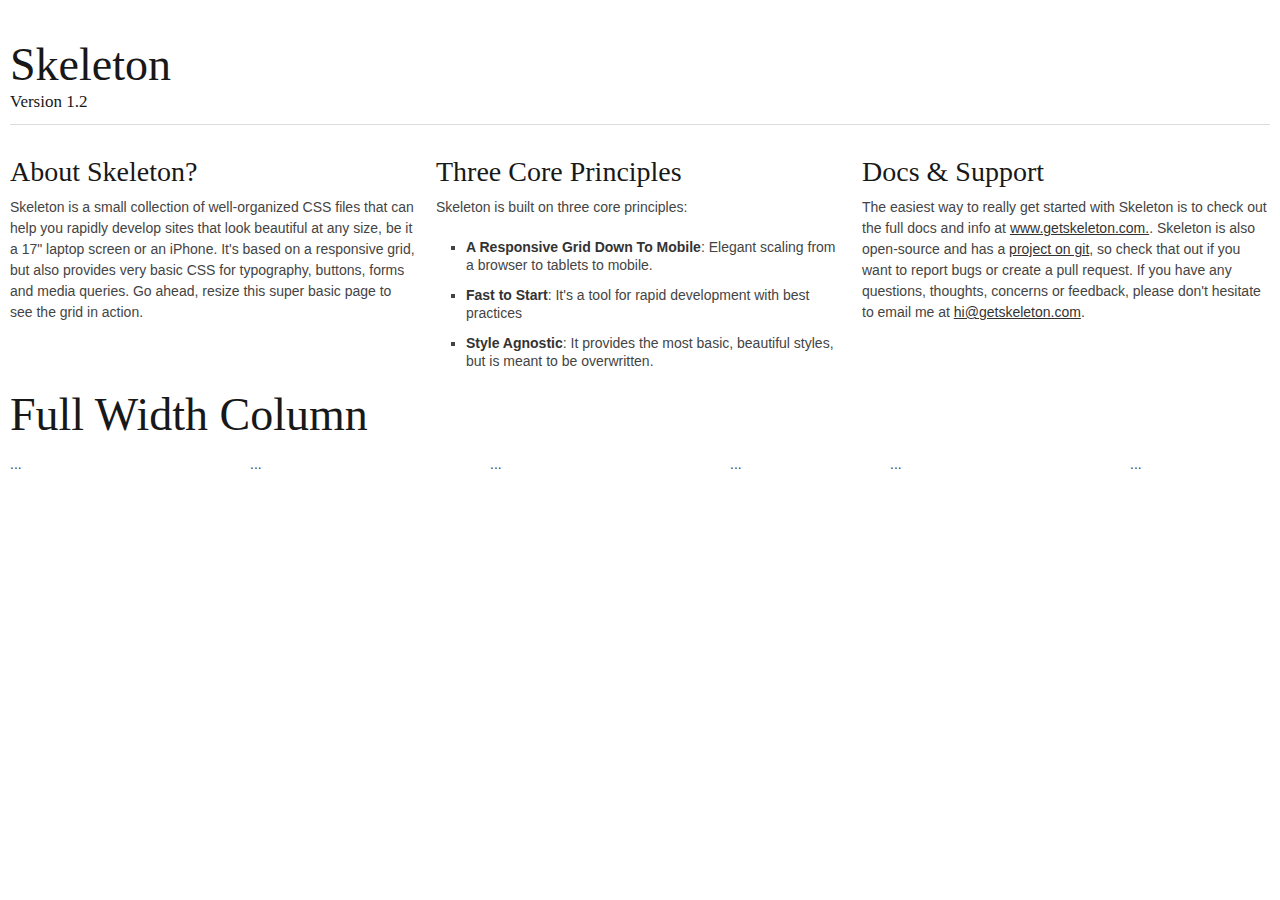
<file: Skeleton-Grid/index.html>
<!DOCTYPE html>
<!--[if lt IE 7 ]><html class="ie ie6" lang="en"> <![endif]-->
<!--[if IE 7 ]><html class="ie ie7" lang="en"> <![endif]-->
<!--[if IE 8 ]><html class="ie ie8" lang="en"> <![endif]-->
<!--[if (gte IE 9)|!(IE)]><!--><html lang="en"> <!--<![endif]-->
<head>

	<!-- Basic Page Needs
  ================================================== -->
	<meta charset="utf-8">
	<title>Your Page Title Here :)</title>
	<meta name="description" content="">
	<meta name="author" content="">

	<!-- Mobile Specific Metas
  ================================================== -->
	<meta name="viewport" content="width=device-width, initial-scale=1, maximum-scale=1">

	<!-- CSS
  ================================================== -->
	<link rel="stylesheet" href="stylesheets/base.css">
	<link rel="stylesheet" href="stylesheets/skeleton.css">
	<link rel="stylesheet" href="stylesheets/layout.css">

	<!--[if lt IE 9]>
		<script src="http://html5shim.googlecode.com/svn/trunk/html5.js"></script>
	<![endif]-->

	<!-- Favicons
	================================================== -->
	<link rel="shortcut icon" href="images/favicon.ico">
	<link rel="apple-touch-icon" href="images/apple-touch-icon.png">
	<link rel="apple-touch-icon" sizes="72x72" href="images/apple-touch-icon-72x72.png">
	<link rel="apple-touch-icon" sizes="114x114" href="images/apple-touch-icon-114x114.png">

</head>
<body>



	<!-- Primary Page Layout
	================================================== -->

	<!-- Delete everything in this .container and get started on your own site! -->

	<div class="container">
		<div class="sixteen columns">
			<h1 class="remove-bottom" style="margin-top: 40px">Skeleton</h1>
			<h5>Version 1.2</h5>
			<hr />
		</div>
		<div class="one-third column">
			<h3>About Skeleton?</h3>
			<p>Skeleton is a small collection of well-organized CSS files that can help you rapidly develop sites that look beautiful at any size, be it a 17" laptop screen or an iPhone. It's based on a responsive grid, but also provides very basic CSS for typography, buttons, forms and media queries. Go ahead, resize this super basic page to see the grid in action.</p>
		</div>
		<div class="one-third column">
			<h3>Three Core Principles</h3>
			<p>Skeleton is built on three core principles:</p>
			<ul class="square">
				<li><strong>A Responsive Grid Down To Mobile</strong>: Elegant scaling from a browser to tablets to mobile.</li>
				<li><strong>Fast to Start</strong>: It's a tool for rapid development with best practices</li>
				<li><strong>Style Agnostic</strong>: It provides the most basic, beautiful styles, but is meant to be overwritten.</li>
			</ul>
		</div>
		<div class="one-third column">
			<h3>Docs &amp; Support</h3>
			<p>The easiest way to really get started with Skeleton is to check out the full docs and info at <a href="http://www.getskeleton.com">www.getskeleton.com.</a>. Skeleton is also open-source and has a <a href="https://github.com/dhgamache/skeleton">project on git</a>, so check that out if you want to report bugs or create a pull request. If you have any questions, thoughts, concerns or feedback, please don't hesitate to email me at <a href="mailto:hi@getskeleton.com">hi@getskeleton.com</a>.</p>
		</div>

	</div><!-- container -->

	<!-- The container is a centered 960px -->
<div class="container">

  <!-- Give column value in word form (one, two..., twelve) -->
  <div class="sixteen columns">
    <h1>Full Width Column</h1>
  </div>

  <!-- Sweet nested columns cleared with a clearfix class -->
  <div class="six columns clearfix">
    <!-- In nested columns give the first column a class of alpha
    and the second a class of omega -->
    <div class="three columns alpha">...</div>
    <div class="three columns omega">...</div>
  </div>

  <!-- Sweet nested columns cleared by wrapping a .row -->
  <div class="five columns">
    <div class="row">
      <div class="three columns alpha">...</div>
      <div class="two columns omega">...</div>
    </div>
  </div>

  <!-- Sweet nested columns cleared by <br class="clear"> -->
  <div class="five columns">
    <div class="three columns alpha">...</div>
    <div class="two columns omega">...</div>
    <br class="clear" />
  </div>

  <!-- Can push over by columns -->
  <div class="five columns offset-by-one"></div>

</div>



<!-- End Document
================================================== -->
</body>
</html>
</file>
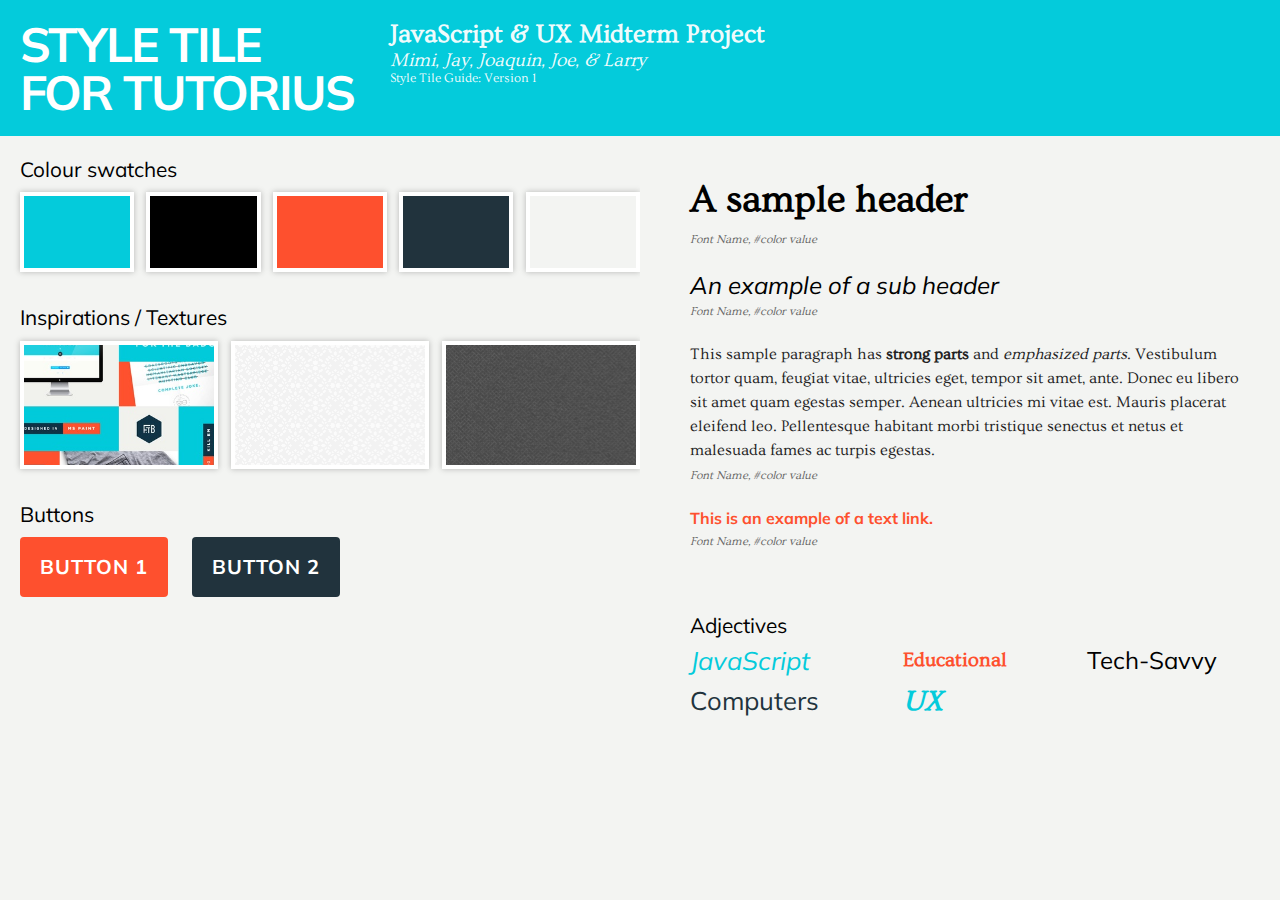
<file: style-tiles 1/index.html>
<!DOCTYPE html>
<html>
<head>
  <meta charset="UTF-8">
  <title>TUTORIUS | Style Tile</title>
  <meta name="viewport" content="width=device-width">
  <style>
    html,body,div,span,applet,object,iframe,h1,h2,h3,h4,h5,h6,p,blockquote,pre,a,abbr,acronym,address,big,cite,code,del,dfn,em,img,ins,kbd,q,s,samp,small,strike,strong,sub,sup,tt,var,b,u,i,center,dl,dt,dd,ol,ul,li,fieldset,form,label,legend,table,caption,tbody,tfoot,thead,tr,th,td,article,aside,canvas,details,embed,figure,figcaption,footer,header,hgroup,menu,nav,output,ruby,section,summary,time,mark,audio,video{margin:0;padding:0;border:0;font-size:100%;font:inherit;vertical-align:baseline}article,aside,details,figcaption,figure,footer,header,hgroup,menu,nav,section{display:block}body{line-height:1}ol,ul{list-style:none}blockquote,q{quotes:none}blockquote:before,blockquote:after,q:before,q:after{content:'';content:none}table{border-collapse:collapse;border-spacing:0}
  </style>
  <style>

    /* Web Fonts @import */
    @import url(http://fonts.googleapis.com/css?family=Ovo);
    @import url(http://fonts.googleapis.com/css?family=Muli);

    .group:after {
      visibility: hidden;
      display: block;
      content: "";
      clear: both;
      height: 0;
    }

    * html .group {
      zoom: 1;
    }

    /* IE6 */
    *:first-child + html .group {
      zoom: 1;
    }

    /* IE7 */
    *, *:after, *:before {
      -webkit-box-sizing: border-box;
      -moz-box-sizing: border-box;
      box-sizing: border-box;
    }

    html {
      font-size: 62.5%;
    }

    body {
      background: #F3F4F2;
      font: 1.6em 'Muli', sans-serif;
      line-height: 1.5;
    }

    header, .main, footer {
      max-width: 81em;
      margin: 0 auto;
    }

    /* Header */
    .header-wrapper {
      background: #04CBDB;
    }

    header {
      padding: 20px;
      background: #04CBDB;
    }

    header h1, header hgroup {
      position: relative;
      float: left;
    }

    header h1 {
      font: bold 3em/1 'Muli', sans-serif;
      color: white;
      text-transform: uppercase;
      letter-spacing: -2px;
      padding-right: .75em;
    }

    header h2 {
      font: bold 1.6em 'Ovo', serif;
      color: rgba(255, 255, 255, 0.95);
    }

    header h3 {
      font: italic 1.2em 'Ovo', serif;
      color: rgba(255, 255, 255, 0.95);
    }

    header h4 {
      font: 0.8em 'Ovo', serif;
      color: rgba(255, 255, 255, 0.95);
    }

    .project-title {
      position: relative;
      float: left;
    }

    /* Main
    -------------------- */
    .main {
      padding: 20px;
      background: #F3F4F2;
    }

    .section-heading {
      /* e.g., h3's like "Possible colors", "Textures" */
      font: 1.3em 'Muli', sans-serif;
      color: #000;
      margin-bottom: .5em;
    }

    .main p {
      margin-bottom: .5em;
    }

    section {
      margin-bottom: 2em;
    }

    /* Swatches
    -------------------- */
    [class*="swatch-"] {
      height: 5em;
      border: 4px solid white;
      box-shadow: 0px 0px 6px 0px rgba(0, 0, 0, 0.25);
    }

    .color-swatch-1 {
      background: #04CBDB;
    }

    .color-swatch-2 {
      background: #000;
    }

    .color-swatch-3 {
      background: #FE502E;
    }

    .color-swatch-4 {
      background: #21333D;
    }

    .color-swatch-5 {
      background: #F3F4F2;
    }

    /* Texture swatches
    -------------------- */
    [class*="texture-swatch-"] {
      overflow: hidden;
      height: 8em;
      border: 4px solid white;
      box-shadow: 0px 0px 6px 0px rgba(0, 0, 0, 0.25);
    }

    .texture-swatch-1 {
      background: url("img/sample.jpg");
      background-position: center;
      background-size: 120%;
    }

    .texture-swatch-2 {
      background: url("img/sample2.png") top left repeat;
    }

    .texture-swatch-3 {
      background: url("img/sample3.png") top left repeat;
    }

    /* Buttons
    --------------------- */
    [class*="button-"] {
      display: inline-block;
      position: relative;
      margin-right: 1em;
      margin-bottom: 1em;
    }

    .button-1 {
      padding: 1em;
      border-radius: 4px;
      background: #FE502E;
      text-align: center;
      text-decoration: none;
      font: bold 1.25em/1 "Muli", sans-serif;
      letter-spacing: 1px;
      color: white;
      text-transform: uppercase;

      transition: all .2s ease;
    }
    .button-1:hover {
      background: #FE502E;
    }

    .button-2 {
      padding: 1em;
      border-radius: 4px;
      background: #21333D;
      text-align: center;
      text-decoration: none;
      font: bold 1.25em/1 "Muli", sans-serif;
      letter-spacing: 1px;
      color: white;
      text-transform: uppercase;

      transition: all .2s ease;
    }
    .button-2:hover {
      background: #21333D;
    }

    /* Typography samples
    --------------------- */
    .typography-samples {
      background: #F3F4F2;
      padding: 0;
    }
    @media (min-width: 50em) {
      .typography-samples {
        padding: 20px;
      }
    }

    h3.typography-sample {
      font: bold 2.4em/1.25 "Ovo", sans-serif;
      margin-bottom: .25em;
      color: black;
    }

    h4.typography-sample {
      font: italic 1.5em/1.25 "Muli", sans;
      margin-bottom: .25em;
      color: black;
    }

    p.typography-sample {
      font: 1em/1.5 "Ovo", sans;
      color: #222;
    }
    p.typography-sample strong {
      font-weight: bold;
    }
    p.typography-sample em {
      font-style: italic;
    }

    a.typography-sample {
      font: bold 1em "Muli", sans-serif;
      color: #FE502E;
      text-decoration: none;
    }
    a.typography-sample:hover {
      color: #f92900;
      transition: all .3s ease;
    }

    p[class*="font-details-"] {
      margin-top: .5em;
      margin-bottom: 2em;
      font: 0.75em/1 "Ovo", sans;
      color: #666;
      font-style: italic;
    }

    /* Adjectives
    -------------------- */
    .adjective-1 {
      font: italic 1.6em/1 "Muli", sans-serif;
      color: #04CBDB;
    }

    .adjective-2 {
      font: bold 1.25em/1.25 "Ovo", sans;
      color: #FE502E;
    }

    .adjective-3 {
      font: 1.5em/1 "Muli", sans-serif;
      color: #000;
    }

    .adjective-4 {
      font: 1.6em/1.15 "Muli", sans-serif;
      color: #21333D;
    }

    .adjective-5 {
      font: bold italic 3em/0.7 "Muli", sans-serif;
      color: #797A83;
    }

    .adjective-6 {
      font: bold italic 1.8em/1.1 "Ovo", sans;
      color: #04CBDB;
    }

    /* Footer
    -------------------- */
    .footer-wrapper {
      background: #F6FFEB;
    }

    footer {
      padding: 20px;
      font: italic 1em/1.5 "Muli", sans-serif;
      color: black;
    }
    footer a {
      font-weight: bold;
      color: purple;
      /*Change this footer link*/
      text-decoration: none;
    }

    /* Grids
    based on Chris Coyier's Dont Overthink It Grids
    http://css-tricks.com/dont-overthink-it-grids/
    -------------------- */
    [class*='col-'] {
      float: left;
    }

    .grid:after {
      content: "";
      display: table;
      clear: both;
    }

    .col-1-2 {
      width: 100%;
      /* Single-column by default, i.e., on mobile */
    }
    @media (min-width: 50em) {
      .col-1-2 {
        /* 2-column if viewport is wide enough*/
        width: 50%;
      }
    }

    .col-1-3 {
      width: 100%;
    }
    @media (min-width: 50em) {
      .col-1-3 {
        width: 33.3333%;
      }
    }

    [class*="col-"] {
      padding: 0;
    }
    @media (min-width: 50em) {
      [class*="col-"] {
        padding-left: 30px;
      }
    }

    [class*="col-"]:first-child {
      padding-left: 0;
    }

    /* Swatch grids

      [Want to add more swatch grid column options?

      Formula for calculating swatch width:

      width: (100% - ($swatch-margin * (y - 1))) / y;

      where y = number of swatches in a grid row]

    */
    [class*='swatch-'] {
      float: left;
    }

    .swatchgrid:after {
      content: "";
      display: table;
      clear: both;
    }

    .swatch-1-2 {
      width: 49%;
    }

    .swatch-1-3 {
      width: 32%;
    }

    .swatch-1-4 {
      width: 23.5%;
    }

    .swatch-1-5 {
      width: 18.4%;
    }

    [class*="swatch-"] {
      margin-left: 2%;
    }

    [class*="swatch-"]:first-child {
      margin-left: 0;
    }

    </style>
    <script src="js/prefixfree.min.js"></script>
    </head>

<body>

  <div class="header-wrapper">
  <header class="group">
    <h1>STYLE TILE<br>FOR TUTORIUS</h1>
    <hgroup class="project-title">
      <h2>JavaScript &amp; UX Midterm Project</h2>
      <h3>Mimi, Jay, Joaquin, Joe, &amp; Larry</h3>
      <h4>Style Tile Guide: Version 1</h4>
    </hgroup>
  </header>
</div>

<div class="main grid">

  <div class="graphic-samples col-1-2">

    <section class="swatches group">
      <h3 class="section-heading">Colour swatches</h3>
        <ul class="swatchgrid group">
          <li class="color-swatch-1 swatch-1-5"></li>
          <li class="color-swatch-2 swatch-1-5"></li>
          <li class="color-swatch-3 swatch-1-5"></li>
          <li class="color-swatch-4 swatch-1-5"></li>
          <li class="color-swatch-5 swatch-1-5"></li>
        </ul>
    </section>

    <section class="textures">
      <h3 class="section-heading">Inspirations / Textures</h3>
      <ul class="swatchgrid group">
        <li class="texture-swatch-1 swatch-1-3"></li>
        <li class="texture-swatch-2 swatch-1-3"></li>
        <li class="texture-swatch-3 swatch-1-3"></li>
      </ul>
    </section>

    <section class="buttons">
      <h3 class="section-heading">Buttons</h3>
      <div>
        <a href="#" class="button-1">Button 1</a>
        <a href="#" class="button-2">Button 2</a>
      </div>
    </section>

  </div>

  <div class="typography-samples col-1-2 main">

    <section class="typography-main main">

      <h3 class="typography-sample">A sample header</h3>
      <p class="font-details-h3">
        <span class="font-name">Font Name</span>,
        <span class="font-color">#color value</span>
      </p>

      <h4 class="typography-sample">An example of a sub header</h4>
      <p class="font-details-h4">
        <span class="font-name">Font Name</span>,
        <span class="font-color">#color value</span>
      </p>

      <p class="typography-sample">
        This sample paragraph has <strong>strong parts</strong> and <em>emphasized parts</em>. Vestibulum tortor quam, feugiat vitae, ultricies eget, tempor sit amet, ante. Donec eu libero sit amet quam egestas semper. Aenean ultricies mi vitae est. Mauris placerat eleifend leo. Pellentesque habitant morbi tristique senectus et netus et malesuada fames ac turpis egestas.
      </p>
      <p class="font-details-p">
        <span class="font-name">Font Name</span>,
        <span class="font-color">#color value</span>
      </p>

      <a href="#" class="typography-sample">This is an example of a text link.</a>
      <p class="font-details-a">
        <span class="font-name">Font Name</span>,
        <span class="font-color">#color value</span>
      </p>

    </section>

    <section class="adjectives grid main">
      <h3 class="section-heading">Adjectives</h3>
        <div class="grid group">
          <p class="adjective-1 col-1-3">JavaScript</p>
          <p class="adjective-2 col-1-3">Educational</p>
          <p class="adjective-3 col-1-3">Tech-Savvy</p>
        </div>
        <div class="grid group">
          <p class="adjective-4 col-1-3">Computers</p>
          <p class="adjective-6 col-1-3">UX</p>
        </div>
    </section>

  </div>

</div>
</div>

  <script src='http://codepen.io/assets/libs/fullpage/jquery.js'></script>

  <script src="js/index.js"></script>

</body>

</html>
</file>
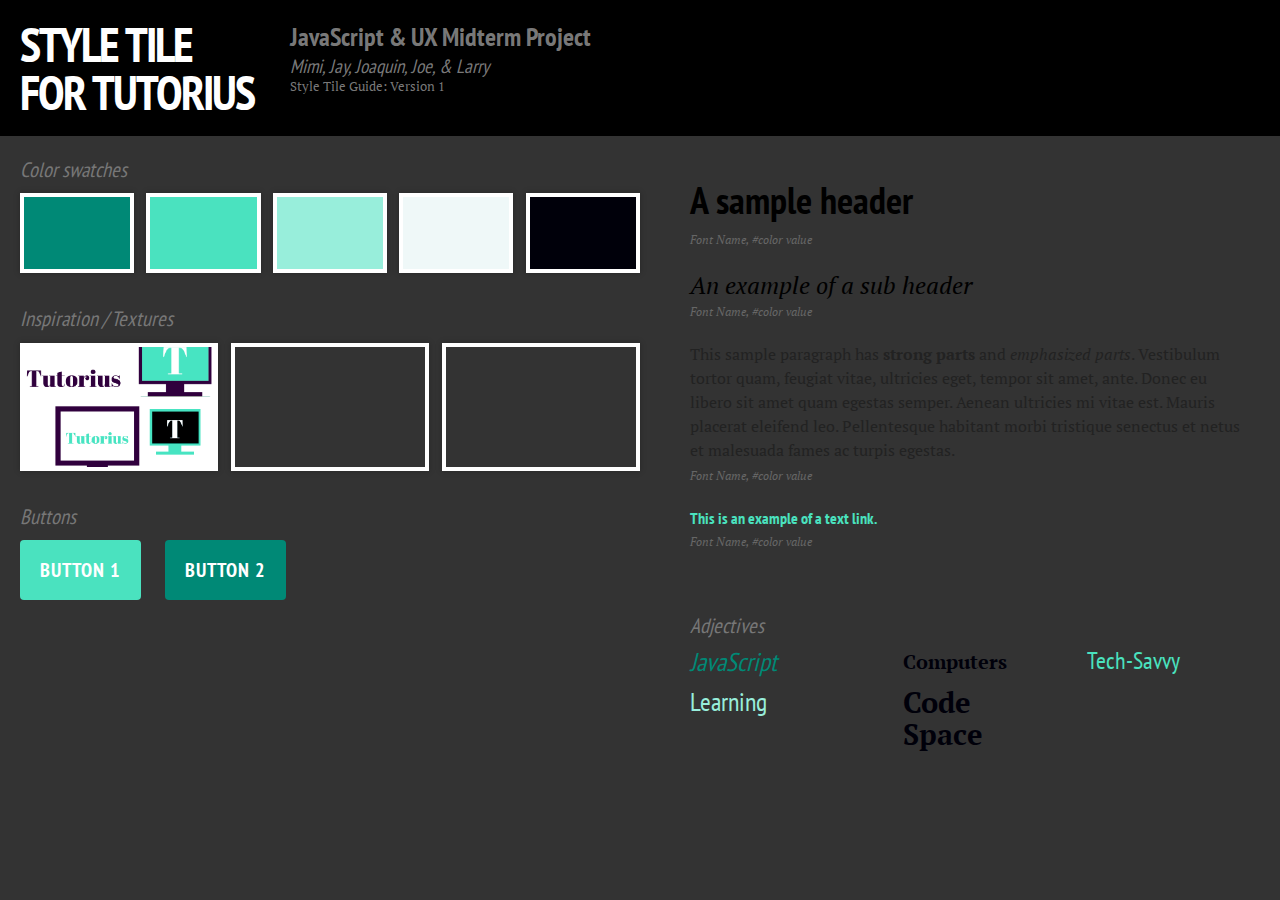
<file: style-tiles 2/index.html>
<!DOCTYPE html>
<html>

<head>

  <meta charset="UTF-8">

  <title>Style tiles with SCSS - CodePen</title>

  <meta name="viewport" content="width=device-width">

  <style>
html,body,div,span,applet,object,iframe,h1,h2,h3,h4,h5,h6,p,blockquote,pre,a,abbr,acronym,address,big,cite,code,del,dfn,em,img,ins,kbd,q,s,samp,small,strike,strong,sub,sup,tt,var,b,u,i,center,dl,dt,dd,ol,ul,li,fieldset,form,label,legend,table,caption,tbody,tfoot,thead,tr,th,td,article,aside,canvas,details,embed,figure,figcaption,footer,header,hgroup,menu,nav,output,ruby,section,summary,time,mark,audio,video{margin:0;padding:0;border:0;font-size:100%;font:inherit;vertical-align:baseline}article,aside,details,figcaption,figure,footer,header,hgroup,menu,nav,section{display:block}body{line-height:1}ol,ul{list-style:none}blockquote,q{quotes:none}blockquote:before,blockquote:after,q:before,q:after{content:'';content:none}table{border-collapse:collapse;border-spacing:0}

</style>

    <style>
/*  Design style tiles in the browser with SCSS! Fork this in CodePen and make your own tiles. Share your tiles with clients with the Full Page link. Go CodePen Pro and update styles on the fly in Live View in a meeting with your client. It's responsive, too. Get your in-browser design on. (Documentation in the JS tab.) */
/* Web Fonts @import */

@import url(http://fonts.googleapis.com/css?family=PT+Sans+Narrow:700|PT+Serif:400,400italic);
/* BASIC STYLING
-------------------------------- */
/* Colours */
/*Change this*/
/*Change this*/
/*Change this*/
/* Basic typography */
/*Change this 'A sample header*/
/*Change this for links*/
/* Change this -- font color in <header> */
/* Basic button styling */
/*Change this*/
/*Change this*/
/* Basic texture swatch styling */
/* end basic styling */
/* ADVANCED STYLING
-------------------------------- */
/* Main */
/* Header */
/* Colour swatches */
/* Texture swatches */
/* Buttons */
/* Typography samples */
/* Adjectives */
/* Footer */
/* end advanced styling */
/* SETTINGS
-------------------------------- */
/* Typography samples settings */
/* Grid settings */
/* Swatch grid settings (for the boxes containing Possible Colors and Textures */
/* end settings */
/* ================================================== */
/* Clearfix
-------------------- */
.group:after {
  visibility: hidden;
  display: block;
  content: "";
  clear: both;
  height: 0;
}

* html .group {
  zoom: 1;
}

/* IE6 */
*:first-child + html .group {
  zoom: 1;
}

/* IE7 */
/* General styling
-------------------- */
*, *:after, *:before {
  -webkit-box-sizing: border-box;
  -moz-box-sizing: border-box;
  box-sizing: border-box;
}

html {
  font-size: 62.5%;
}

body {
  background: #333;
  font: 1.6em "PT Serif", sans;
  line-height: 1.5;
}

header, .main, footer {
  max-width: 81em;
  margin: 0 auto;
}

/* Header
-------------------- */
.header-wrapper {
  background: #fff;
}

header {
  padding: 20px;
  background: #000;
}

header h1, header hgroup {
  position: relative;
  float: left;
}

header h1 {
  font: bold 3em/1 "PT Sans Narrow", sans-serif;
  color: #fff;
  text-transform: uppercase;
  letter-spacing: -2px;
  padding-right: .75em;
}

header h2 {
  font: bold 1.6em "PT Sans Narrow", sans-serif;
  color: rgba(128, 128, 128, 0.95);
}

header h3 {
  font: italic 1.2em "PT Sans Narrow", sans-serif;
  color: rgba(128, 128, 128, 0.95);
}

header h4 {
  font: 0.8em "PT Serif", serif;
  color: rgba(128, 128, 128, 0.95);
}

.project-title {
  position: relative;
  float: left;
}

/* Main
-------------------- */
.main {
  padding: 20px;
  /*background: #fff;
*/  background: url("http://subtlepatterns.subtlepatterns.netdna-cdn.com/patterns/subtle_grunge.png") top left repeat;
}

.section-heading {
  /* e.g., h3's like "Possible colors", "Textures" */
  font: italic 1.3em "PT Sans Narrow", sans-serif;
  color: #777;
  margin-bottom: .5em;
}

.main p {
  margin-bottom: .5em;
}

section {
  margin-bottom: 2em;
}

/* Swatches
-------------------- */
[class*="swatch-"] {
  height: 5em;
  border: 4px solid white;
  box-shadow: 0px 0px 6px 0px rgba(0, 0, 0, 0.25);
}

.color-swatch-1 {
  background: #008976;
}

.color-swatch-2 {
  background: #4AE2BF;
}

.color-swatch-3 {
  background: #98EEDB;
}

.color-swatch-4 {
  background: #EFF8F8;
}

.color-swatch-5 {
  background: #00000A;
}

/* Texture swatches
-------------------- */
[class*="texture-swatch-"] {
  overflow: hidden;
  height: 8em;
  border: 4px solid white;
  box-shadow: 0px 0px 6px 0px rgba(0, 0, 0, 0.25);
}

.texture-swatch-1 {
  background: url("img/screens.png") center;
  background-size: 110%;
}

.texture-swatch-2 {
  background: url("https://raw.githubusercontent.com/cecyc/textures/master/stardust.png") top left repeat;
}

.texture-swatch-3 {
  background: url("http://subtlepatterns.subtlepatterns.netdna-cdn.com/patterns/subtle_grunge.png") top left repeat;
}

/* Buttons
--------------------- */
[class*="button-"] {
  display: inline-block;
  position: relative;
  margin-right: 1em;
  margin-bottom: 1em;
}

.button-1 {
  padding: 1em;
  border-radius: 4px;
  background: #4AE2BF;
  text-align: center;
  text-decoration: none;
  font: bold 1.25em/1 "PT Sans Narrow", sans-serif;
  letter-spacing: 1px;
  color: white;
  text-transform: uppercase;
  /*text-shadow: 0px -1px 0px #008976;*/
  transition: all .2s ease;
}
.button-1:hover {
  background: #008976;
}

.button-2 {
  padding: 1em;
  border-radius: 4px;
  background: #008976;
  text-align: center;
  text-decoration: none;
  font: bold 1.25em/1 "PT Sans Narrow", sans-serif;
  letter-spacing: 1px;
  color: white;
  text-transform: uppercase;
  /*text-shadow: 0px -1px 0px #4AE2BF;*/
  transition: all .2s ease;
}
.button-2:hover {
  background: #4AE2BF;
}

/* Typography samples
--------------------- */
.typography-samples {
  background: #ffffff;
  padding: 0;
}
@media (min-width: 50em) {
  .typography-samples {
    padding: 20px;
  }
}

h3.typography-sample {
  font: bold 2.4em/1.25 "PT Sans Narrow", sans-serif;
  margin-bottom: .25em;
  color: black;
}

h4.typography-sample {
  font: italic 1.5em/1.25 "PT Serif", serif;
  margin-bottom: .25em;
  color: black;
}

p.typography-sample {
  font: 1em/1.5 "PT Serif", serif;
  color: #222;
}
p.typography-sample strong {
  font-weight: bold;
}
p.typography-sample em {
  font-style: italic;
}

a.typography-sample {
  font: bold 1em "PT Sans Narrow", sans-serif;
  color: #4AE2BF;
  text-decoration: none;
}
a.typography-sample:hover {
  color: #008976;
  transition: all .3s ease;
}

p[class*="font-details-"] {
  margin-top: .5em;
  margin-bottom: 2em;
  font: 0.75em/1 "PT Serif", serif;
  color: #666;
  font-style: italic;
}

/* Adjectives
-------------------- */
.adjective-1 {
  font: italic 1.6em/1 "PT Sans Narrow", sans-serif;
  color: #008976;
}

.adjective-2 {
  font: bold 1.25em/1.25 "PT Serif", serif;
  color: #00000A;
}

.adjective-3 {
  font: 1.5em/1 "PT Sans Narrow", sans-serif;
  color: #4AE2BF;
}

.adjective-4 {
  font: 1.6em/1.15 "PT Sans Narrow", sans-serif;
  color: #98EEDB;
}

.adjective-5 {
  font: bold italic 3em/0.7 "PT Sans Narrow", sans-serif;
  color: #00000A;
}

.adjective-6 {
  font: bold 1.8em/1.1 "PT Serif", serif;
  color: #00000A;
}

/* Footer
-------------------- */
.footer-wrapper {
  background: #F6FFEB;
}

footer {
  padding: 20px;
  font: italic 1em/1.5 "PT Sans Narrow", sans-serif;
  color: black;
}
footer a {
  font-weight: bold;
  color: purple;
  /*Change this footer link*/
  text-decoration: none;
}

/* Grids
based on Chris Coyier's Dont Overthink It Grids
http://css-tricks.com/dont-overthink-it-grids/
-------------------- */
[class*='col-'] {
  float: left;
}

.grid:after {
  content: "";
  display: table;
  clear: both;
}

.col-1-2 {
  width: 100%;
  /* Single-column by default, i.e., on mobile */
}
@media (min-width: 50em) {
  .col-1-2 {
    /* 2-column if viewport is wide enough*/
    width: 50%;
  }
}

.col-1-3 {
  width: 100%;
}
@media (min-width: 50em) {
  .col-1-3 {
    width: 33.3333%;
  }
}

[class*="col-"] {
  padding: 0;
}
@media (min-width: 50em) {
  [class*="col-"] {
    padding-left: 30px;
    background: url("http://subtlepatterns.subtlepatterns.netdna-cdn.com/patterns/subtle_grunge.png") top left repeat
  }
}

[class*="col-"]:first-child {
  padding-left: 0;
}

/* Swatch grids

  [Want to add more swatch grid column options?

  Formula for calculating swatch width:

  width: (100% - ($swatch-margin * (y - 1))) / y;

  where y = number of swatches in a grid row]

*/
[class*='swatch-'] {
  float: left;
}

.swatchgrid:after {
  content: "";
  display: table;
  clear: both;
}

.swatch-1-2 {
  width: 49%;
}

.swatch-1-3 {
  width: 32%;
}

.swatch-1-4 {
  width: 23.5%;
}

.swatch-1-5 {
  width: 18.4%;
}

[class*="swatch-"] {
  margin-left: 2%;
}

[class*="swatch-"]:first-child {
  margin-left: 0;
}

</style>

    <script src="js/prefixfree.min.js"></script>

</head>

<body>

  <div class="header-wrapper">
  <header class="group">
    <h1>Style Tile<br>for Tutorius</h1>
    <hgroup class="project-title">
      <h2>JavaScript &amp; UX Midterm Project</h2>
      <h3>Mimi, Jay, Joaquin, Joe, &amp; Larry</h3>
      <h4>Style Tile Guide: Version 1</h4>
    </hgroup>
  </header>
</div>

<div class="main grid">

  <div class="graphic-samples col-1-2">

    <section class="swatches group">
      <h3 class="section-heading">Color swatches</h3>
        <ul class="swatchgrid group">
          <li class="color-swatch-1 swatch-1-5"></li>
          <li class="color-swatch-2 swatch-1-5"></li>
          <li class="color-swatch-3 swatch-1-5"></li>
          <li class="color-swatch-4 swatch-1-5"></li>
          <li class="color-swatch-5 swatch-1-5"></li>
        </ul>
    </section>

    <section class="textures">
      <h3 class="section-heading">Inspiration / Textures</h3>
      <ul class="swatchgrid group">
        <li class="texture-swatch-1 swatch-1-3"></li>
        <li class="texture-swatch-2 swatch-1-3"></li>
        <li class="texture-swatch-3 swatch-1-3"></li>
      </ul>
    </section>

    <section class="buttons">
      <h3 class="section-heading">Buttons</h3>
      <div>
        <a href="#" class="button-1">Button 1</a>
        <a href="#" class="button-2">Button 2</a>
      </div>
    </section>

  </div>

  <div class="typography-samples col-1-2">

    <section class="typography-main main">

      <h3 class="typography-sample">A sample header</h3>
      <p class="font-details-h3">
        <span class="font-name">Font Name</span>,
        <span class="font-color">#color value</span>
      </p>

      <h4 class="typography-sample">An example of a sub header</h4>
      <p class="font-details-h4">
        <span class="font-name">Font Name</span>,
        <span class="font-color">#color value</span>
      </p>

      <p class="typography-sample">
        This sample paragraph has <strong>strong parts</strong> and <em>emphasized parts</em>. Vestibulum tortor quam, feugiat vitae, ultricies eget, tempor sit amet, ante. Donec eu libero sit amet quam egestas semper. Aenean ultricies mi vitae est. Mauris placerat eleifend leo. Pellentesque habitant morbi tristique senectus et netus et malesuada fames ac turpis egestas.
      </p>
      <p class="font-details-p">
        <span class="font-name">Font Name</span>,
        <span class="font-color">#color value</span>
      </p>

      <a href="#" class="typography-sample">This is an example of a text link.</a>
      <p class="font-details-a">
        <span class="font-name">Font Name</span>,
        <span class="font-color">#color value</span>
      </p>

    </section>

    <section class="adjectives grid main">
      <h3 class="section-heading">Adjectives</h3>
        <div class="grid group">
          <p class="adjective-1 col-1-3">JavaScript</p>
          <p class="adjective-2 col-1-3">Computers</p>
          <p class="adjective-3 col-1-3">Tech-Savvy</p>
        </div>
        <div class="grid group">
          <p class="adjective-4 col-1-3">Learning</p>
          <p class="adjective-6 col-1-3">Code Space</p>
        </div>
    </section>

  </div>

</div>

<!-- <div class="footer-wrapper">
  <footer class="group">
    <small>
      Style tile by Jerad Gallinger.<br>
      <a href="http://jeradgallinger.ca">jeradgallinger.ca</a>
    </small>
  </footer>
</div> -->

  <script src='http://codepen.io/assets/libs/fullpage/jquery.js'></script>

  <script src="js/index.js"></script>

</body>

</html>
</file>
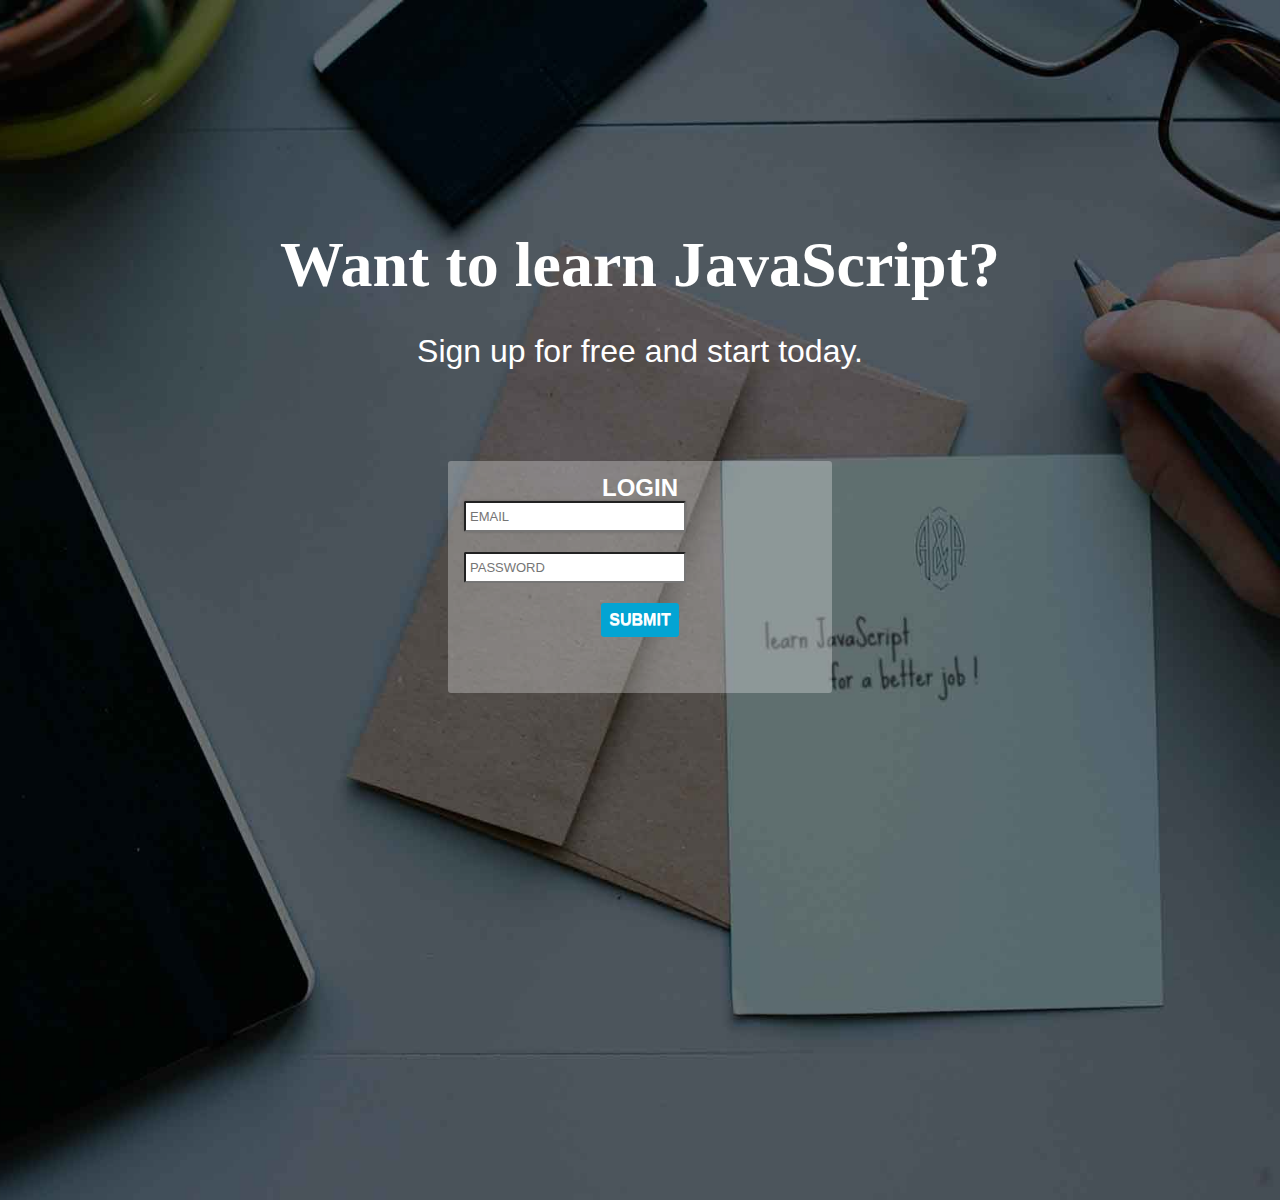
<file: Mockup/m-login.html>
<!DOCTYPE html>
<html lang="en">
  <head>
    <meta charset="utf-8">
    <meta http-equiv="X-UA-Compatible" content="IE=edge">
    <title>TUTORIUS</title>
    <meta name="Description" content="A site for learning JavaScript.">
    <meta name="viewport" content="width=device-width, initial-scale=1">
    <link rel="stylesheet" href="css/g-base.css">
    <link rel="stylesheet" href="css/g-layout.css">
    <link rel="stylesheet" href="css/m-login.css">
  </head>
  <body class="body-bkg">
    <header class="login__header">
      <h1 class="login__header-title">Want to learn JavaScript?</h1>
      <h2 class="login__header-subtitle">Sign up for free and start today.</h2>
    </header>
    <main class="main-content__style">
      <form class="form__group" role="form">
        <fieldset>
          <legend class="form__heading">LOGIN</legend>
          <input class="form__input" type="email" placeholder="EMAIL" name="email" required autofocus>
          <input class="form__input" type="password" placeholder="PASSWORD" name="pwd" required>
          <input class="form__input--button" type="submit" name="submit" value="SUBMIT">
        </fieldset>
      </form>
    </main>
  </body>
</html>
</file>
<file: Skeleton-Grid/stylesheets/base.css>
/*
* Skeleton V1.2
* Copyright 2011, Dave Gamache
* www.getskeleton.com
* Free to use under the MIT license.
* http://www.opensource.org/licenses/mit-license.php
* 6/20/2012
*/


/* Table of Content
==================================================
	#Reset & Basics
	#Basic Styles
	#Site Styles
	#Typography
	#Links
	#Lists
	#Images
	#Buttons
	#Forms
	#Misc */


/* #Reset & Basics (Inspired by E. Meyers)
================================================== */
	html, body, div, span, applet, object, iframe, h1, h2, h3, h4, h5, h6, p, blockquote, pre, a, abbr, acronym, address, big, cite, code, del, dfn, em, img, ins, kbd, q, s, samp, small, strike, strong, sub, sup, tt, var, b, u, i, center, dl, dt, dd, ol, ul, li, fieldset, form, label, legend, table, caption, tbody, tfoot, thead, tr, th, td, article, aside, canvas, details, embed, figure, figcaption, footer, header, hgroup, menu, nav, output, ruby, section, summary, time, mark, audio, video {
		margin: 0;
		padding: 0;
		border: 0;
		font-size: 100%;
		font: inherit;
		vertical-align: baseline; }
	article, aside, details, figcaption, figure, footer, header, hgroup, menu, nav, section {
		display: block; }
	body {
		line-height: 1; }
	ol, ul {
		list-style: none; }
	blockquote, q {
		quotes: none; }
	blockquote:before, blockquote:after,
	q:before, q:after {
		content: '';
		content: none; }
	table {
		border-collapse: collapse;
		border-spacing: 0; }


/* #Basic Styles
================================================== */
	body {
		background: #fff;
		font: 14px/21px "HelveticaNeue", "Helvetica Neue", Helvetica, Arial, sans-serif;
		color: #444;
		-webkit-font-smoothing: antialiased; /* Fix for webkit rendering */
		-webkit-text-size-adjust: 100%;
 }


/* #Typography
================================================== */
	h1, h2, h3, h4, h5, h6 {
		color: #181818;
		font-family: "Georgia", "Times New Roman", serif;
		font-weight: normal; }
	h1 a, h2 a, h3 a, h4 a, h5 a, h6 a { font-weight: inherit; }
	h1 { font-size: 46px; line-height: 50px; margin-bottom: 14px;}
	h2 { font-size: 35px; line-height: 40px; margin-bottom: 10px; }
	h3 { font-size: 28px; line-height: 34px; margin-bottom: 8px; }
	h4 { font-size: 21px; line-height: 30px; margin-bottom: 4px; }
	h5 { font-size: 17px; line-height: 24px; }
	h6 { font-size: 14px; line-height: 21px; }
	.subheader { color: #777; }

	p { margin: 0 0 20px 0; }
	p img { margin: 0; }
	p.lead { font-size: 21px; line-height: 27px; color: #777;  }

	em { font-style: italic; }
	strong { font-weight: bold; color: #333; }
	small { font-size: 80%; }

/*	Blockquotes  */
	blockquote, blockquote p { font-size: 17px; line-height: 24px; color: #777; font-style: italic; }
	blockquote { margin: 0 0 20px; padding: 9px 20px 0 19px; border-left: 1px solid #ddd; }
	blockquote cite { display: block; font-size: 12px; color: #555; }
	blockquote cite:before { content: "\2014 \0020"; }
	blockquote cite a, blockquote cite a:visited, blockquote cite a:visited { color: #555; }

	hr { border: solid #ddd; border-width: 1px 0 0; clear: both; margin: 10px 0 30px; height: 0; }


/* #Links
================================================== */
	a, a:visited { color: #333; text-decoration: underline; outline: 0; }
	a:hover, a:focus { color: #000; }
	p a, p a:visited { line-height: inherit; }


/* #Lists
================================================== */
	ul, ol { margin-bottom: 20px; }
	ul { list-style: none outside; }
	ol { list-style: decimal; }
	ol, ul.square, ul.circle, ul.disc { margin-left: 30px; }
	ul.square { list-style: square outside; }
	ul.circle { list-style: circle outside; }
	ul.disc { list-style: disc outside; }
	ul ul, ul ol,
	ol ol, ol ul { margin: 4px 0 5px 30px; font-size: 90%;  }
	ul ul li, ul ol li,
	ol ol li, ol ul li { margin-bottom: 6px; }
	li { line-height: 18px; margin-bottom: 12px; }
	ul.large li { line-height: 21px; }
	li p { line-height: 21px; }

/* #Images
================================================== */

	img.scale-with-grid {
		max-width: 100%;
		height: auto; }


/* #Buttons
================================================== */

	.button,
	button,
	input[type="submit"],
	input[type="reset"],
	input[type="button"] {
		background: #eee; /* Old browsers */
		background: #eee -moz-linear-gradient(top, rgba(255,255,255,.2) 0%, rgba(0,0,0,.2) 100%); /* FF3.6+ */
		background: #eee -webkit-gradient(linear, left top, left bottom, color-stop(0%,rgba(255,255,255,.2)), color-stop(100%,rgba(0,0,0,.2))); /* Chrome,Safari4+ */
		background: #eee -webkit-linear-gradient(top, rgba(255,255,255,.2) 0%,rgba(0,0,0,.2) 100%); /* Chrome10+,Safari5.1+ */
		background: #eee -o-linear-gradient(top, rgba(255,255,255,.2) 0%,rgba(0,0,0,.2) 100%); /* Opera11.10+ */
		background: #eee -ms-linear-gradient(top, rgba(255,255,255,.2) 0%,rgba(0,0,0,.2) 100%); /* IE10+ */
		background: #eee linear-gradient(top, rgba(255,255,255,.2) 0%,rgba(0,0,0,.2) 100%); /* W3C */
	  border: 1px solid #aaa;
	  border-top: 1px solid #ccc;
	  border-left: 1px solid #ccc;
	  -moz-border-radius: 3px;
	  -webkit-border-radius: 3px;
	  border-radius: 3px;
	  color: #444;
	  display: inline-block;
	  font-size: 11px;
	  font-weight: bold;
	  text-decoration: none;
	  text-shadow: 0 1px rgba(255, 255, 255, .75);
	  cursor: pointer;
	  margin-bottom: 20px;
	  line-height: normal;
	  padding: 8px 10px;
	  font-family: "HelveticaNeue", "Helvetica Neue", Helvetica, Arial, sans-serif; }

	.button:hover,
	button:hover,
	input[type="submit"]:hover,
	input[type="reset"]:hover,
	input[type="button"]:hover {
		color: #222;
		background: #ddd; /* Old browsers */
		background: #ddd -moz-linear-gradient(top, rgba(255,255,255,.3) 0%, rgba(0,0,0,.3) 100%); /* FF3.6+ */
		background: #ddd -webkit-gradient(linear, left top, left bottom, color-stop(0%,rgba(255,255,255,.3)), color-stop(100%,rgba(0,0,0,.3))); /* Chrome,Safari4+ */
		background: #ddd -webkit-linear-gradient(top, rgba(255,255,255,.3) 0%,rgba(0,0,0,.3) 100%); /* Chrome10+,Safari5.1+ */
		background: #ddd -o-linear-gradient(top, rgba(255,255,255,.3) 0%,rgba(0,0,0,.3) 100%); /* Opera11.10+ */
		background: #ddd -ms-linear-gradient(top, rgba(255,255,255,.3) 0%,rgba(0,0,0,.3) 100%); /* IE10+ */
		background: #ddd linear-gradient(top, rgba(255,255,255,.3) 0%,rgba(0,0,0,.3) 100%); /* W3C */
	  border: 1px solid #888;
	  border-top: 1px solid #aaa;
	  border-left: 1px solid #aaa; }

	.button:active,
	button:active,
	input[type="submit"]:active,
	input[type="reset"]:active,
	input[type="button"]:active {
		border: 1px solid #666;
		background: #ccc; /* Old browsers */
		background: #ccc -moz-linear-gradient(top, rgba(255,255,255,.35) 0%, rgba(10,10,10,.4) 100%); /* FF3.6+ */
		background: #ccc -webkit-gradient(linear, left top, left bottom, color-stop(0%,rgba(255,255,255,.35)), color-stop(100%,rgba(10,10,10,.4))); /* Chrome,Safari4+ */
		background: #ccc -webkit-linear-gradient(top, rgba(255,255,255,.35) 0%,rgba(10,10,10,.4) 100%); /* Chrome10+,Safari5.1+ */
		background: #ccc -o-linear-gradient(top, rgba(255,255,255,.35) 0%,rgba(10,10,10,.4) 100%); /* Opera11.10+ */
		background: #ccc -ms-linear-gradient(top, rgba(255,255,255,.35) 0%,rgba(10,10,10,.4) 100%); /* IE10+ */
		background: #ccc linear-gradient(top, rgba(255,255,255,.35) 0%,rgba(10,10,10,.4) 100%); /* W3C */ }

	.button.full-width,
	button.full-width,
	input[type="submit"].full-width,
	input[type="reset"].full-width,
	input[type="button"].full-width {
		width: 100%;
		padding-left: 0 !important;
		padding-right: 0 !important;
		text-align: center; }

	/* Fix for odd Mozilla border & padding issues */
	button::-moz-focus-inner,
	input::-moz-focus-inner {
    border: 0;
    padding: 0;
	}


/* #Forms
================================================== */

	form {
		margin-bottom: 20px; }
	fieldset {
		margin-bottom: 20px; }
	input[type="text"],
	input[type="password"],
	input[type="email"],
	textarea,
	select {
		border: 1px solid #ccc;
		padding: 6px 4px;
		outline: none;
		-moz-border-radius: 2px;
		-webkit-border-radius: 2px;
		border-radius: 2px;
		font: 13px "HelveticaNeue", "Helvetica Neue", Helvetica, Arial, sans-serif;
		color: #777;
		margin: 0;
		width: 210px;
		max-width: 100%;
		display: block;
		margin-bottom: 20px;
		background: #fff; }
	select {
		padding: 0; }
	input[type="text"]:focus,
	input[type="password"]:focus,
	input[type="email"]:focus,
	textarea:focus {
		border: 1px solid #aaa;
 		color: #444;
 		-moz-box-shadow: 0 0 3px rgba(0,0,0,.2);
		-webkit-box-shadow: 0 0 3px rgba(0,0,0,.2);
		box-shadow:  0 0 3px rgba(0,0,0,.2); }
	textarea {
		min-height: 60px; }
	label,
	legend {
		display: block;
		font-weight: bold;
		font-size: 13px;  }
	select {
		width: 220px; }
	input[type="checkbox"] {
		display: inline; }
	label span,
	legend span {
		font-weight: normal;
		font-size: 13px;
		color: #444; }

/* #Misc
================================================== */
	.remove-bottom { margin-bottom: 0 !important; }
	.half-bottom { margin-bottom: 10px !important; }
	.add-bottom { margin-bottom: 20px !important; }
</file>
<file: Skeleton-Grid/stylesheets/skeleton.css>
/*
* Skeleton V1.2
* Copyright 2011, Dave Gamache
* www.getskeleton.com
* Free to use under the MIT license.
* http://www.opensource.org/licenses/mit-license.php
* 6/20/2012
*/


/* Table of Contents
==================================================
    #Base 960 Grid
    #Tablet (Portrait)
    #Mobile (Portrait)
    #Mobile (Landscape)
    #Clearing */



/* #Base 960 Grid
================================================== */

    .container                                  { position: relative; width: 960px; margin: 0 auto; padding: 0; }
    .container .column,
    .container .columns                         { float: left; display: inline; margin-left: 10px; margin-right: 10px; }
    .row                                        { margin-bottom: 20px; }

    /* Nested Column Classes */
    .column.alpha, .columns.alpha               { margin-left: 0; }
    .column.omega, .columns.omega               { margin-right: 0; }

    /* Base Grid */
    .container .one.column,
    .container .one.columns                     { width: 40px;  }
    .container .two.columns                     { width: 100px; }
    .container .three.columns                   { width: 160px; }
    .container .four.columns                    { width: 220px; }
    .container .five.columns                    { width: 280px; }
    .container .six.columns                     { width: 340px; }
    .container .seven.columns                   { width: 400px; }
    .container .eight.columns                   { width: 460px; }
    .container .nine.columns                    { width: 520px; }
    .container .ten.columns                     { width: 580px; }
    .container .eleven.columns                  { width: 640px; }
    .container .twelve.columns                  { width: 700px; }
    .container .thirteen.columns                { width: 760px; }
    .container .fourteen.columns                { width: 820px; }
    .container .fifteen.columns                 { width: 880px; }
    .container .sixteen.columns                 { width: 940px; }

    .container .one-third.column                { width: 300px; }
    .container .two-thirds.column               { width: 620px; }

    /* Offsets */
    .container .offset-by-one                   { padding-left: 60px;  }
    .container .offset-by-two                   { padding-left: 120px; }
    .container .offset-by-three                 { padding-left: 180px; }
    .container .offset-by-four                  { padding-left: 240px; }
    .container .offset-by-five                  { padding-left: 300px; }
    .container .offset-by-six                   { padding-left: 360px; }
    .container .offset-by-seven                 { padding-left: 420px; }
    .container .offset-by-eight                 { padding-left: 480px; }
    .container .offset-by-nine                  { padding-left: 540px; }
    .container .offset-by-ten                   { padding-left: 600px; }
    .container .offset-by-eleven                { padding-left: 660px; }
    .container .offset-by-twelve                { padding-left: 720px; }
    .container .offset-by-thirteen              { padding-left: 780px; }
    .container .offset-by-fourteen              { padding-left: 840px; }
    .container .offset-by-fifteen               { padding-left: 900px; }


/* #HD Desktop 1280 Grid
================================================== */
 @media only screen and (min-width: 1280px) {
        .container                                  { width: 1280px; }
        .container .column,
        .container .columns                         { margin-left: 10px; margin-right: 10px;  }
        .column.alpha, .columns.alpha               { margin-left: 0; margin-right: 10px; }
        .column.omega, .columns.omega               { margin-right: 0; margin-left: 10px; }
        .alpha.omega                                { margin-left: 0; margin-right: 0; }

        .container .one.column,
        .container .one.columns                     { width: 60px; }
        .container .two.columns                     { width: 140px; }
        .container .three.columns                   { width: 220px; }
        .container .four.columns                    { width: 300px; }
        .container .five.columns                    { width: 380px; }
        .container .six.columns                     { width: 460px; }
        .container .seven.columns                   { width: 540px; }
        .container .eight.columns                   { width: 620px; }
        .container .nine.columns                    { width: 700px; }
        .container .ten.columns                     { width: 780px; }
        .container .eleven.columns                  { width: 860px; }
        .container .twelve.columns                  { width: 940px; }
        .container .thirteen.columns                { width: 1020px; }
        .container .fourteen.columns                { width: 1100px; }
        .container .fifteen.columns                 { width: 1180px; }
        .container .sixteen.columns                 { width: 1260px; }

        .container .one-third.column                { width: 406px; }
        .container .two-thirds.column               { width: 822px; }

        /* Offsets */
        .container .offset-by-one                   { padding-left: 80px; }
        .container .offset-by-two                   { padding-left: 160px; }
        .container .offset-by-three                 { padding-left: 240px; }
        .container .offset-by-four                  { padding-left: 320px; }
        .container .offset-by-five                  { padding-left: 400px; }
        .container .offset-by-six                   { padding-left: 480px; }
        .container .offset-by-seven                 { padding-left: 560px; }
        .container .offset-by-eight                 { padding-left: 640px; }
        .container .offset-by-nine                  { padding-left: 720px; }
        .container .offset-by-ten                   { padding-left: 800px; }
        .container .offset-by-eleven                { padding-left: 880px; }
        .container .offset-by-twelve                { padding-left: 960px; }
        .container .offset-by-thirteen              { padding-left: 1040px; }
        .container .offset-by-fourteen              { padding-left: 1120px; }
        .container .offset-by-fifteen               { padding-left: 1200px; }
    }


/* #Tablet (Portrait)
================================================== */

    /* Note: Design for a width of 768px */

    @media only screen and (min-width: 768px) and (max-width: 959px) {
        .container                                  { width: 768px; }
        .container .column,
        .container .columns                         { margin-left: 10px; margin-right: 10px;  }
        .column.alpha, .columns.alpha               { margin-left: 0; margin-right: 10px; }
        .column.omega, .columns.omega               { margin-right: 0; margin-left: 10px; }
        .alpha.omega                                { margin-left: 0; margin-right: 0; }

        .container .one.column,
        .container .one.columns                     { width: 28px; }
        .container .two.columns                     { width: 76px; }
        .container .three.columns                   { width: 124px; }
        .container .four.columns                    { width: 172px; }
        .container .five.columns                    { width: 220px; }
        .container .six.columns                     { width: 268px; }
        .container .seven.columns                   { width: 316px; }
        .container .eight.columns                   { width: 364px; }
        .container .nine.columns                    { width: 412px; }
        .container .ten.columns                     { width: 460px; }
        .container .eleven.columns                  { width: 508px; }
        .container .twelve.columns                  { width: 556px; }
        .container .thirteen.columns                { width: 604px; }
        .container .fourteen.columns                { width: 652px; }
        .container .fifteen.columns                 { width: 700px; }
        .container .sixteen.columns                 { width: 748px; }

        .container .one-third.column                { width: 236px; }
        .container .two-thirds.column               { width: 492px; }

        /* Offsets */
        .container .offset-by-one                   { padding-left: 48px; }
        .container .offset-by-two                   { padding-left: 96px; }
        .container .offset-by-three                 { padding-left: 144px; }
        .container .offset-by-four                  { padding-left: 192px; }
        .container .offset-by-five                  { padding-left: 240px; }
        .container .offset-by-six                   { padding-left: 288px; }
        .container .offset-by-seven                 { padding-left: 336px; }
        .container .offset-by-eight                 { padding-left: 384px; }
        .container .offset-by-nine                  { padding-left: 432px; }
        .container .offset-by-ten                   { padding-left: 480px; }
        .container .offset-by-eleven                { padding-left: 528px; }
        .container .offset-by-twelve                { padding-left: 576px; }
        .container .offset-by-thirteen              { padding-left: 624px; }
        .container .offset-by-fourteen              { padding-left: 672px; }
        .container .offset-by-fifteen               { padding-left: 720px; }
    }


/*  #Mobile (Portrait)
================================================== */

    /* Note: Design for a width of 320px */

    @media only screen and (max-width: 767px) {
        .container { width: 300px; }
        .container .columns,
        .container .column { margin: 0; }

        .container .one.column,
        .container .one.columns,
        .container .two.columns,
        .container .three.columns,
        .container .four.columns,
        .container .five.columns,
        .container .six.columns,
        .container .seven.columns,
        .container .eight.columns,
        .container .nine.columns,
        .container .ten.columns,
        .container .eleven.columns,
        .container .twelve.columns,
        .container .thirteen.columns,
        .container .fourteen.columns,
        .container .fifteen.columns,
        .container .sixteen.columns,
        .container .one-third.column,
        .container .two-thirds.column  { width: 300px; }

        /* Offsets */
        .container .offset-by-one,
        .container .offset-by-two,
        .container .offset-by-three,
        .container .offset-by-four,
        .container .offset-by-five,
        .container .offset-by-six,
        .container .offset-by-seven,
        .container .offset-by-eight,
        .container .offset-by-nine,
        .container .offset-by-ten,
        .container .offset-by-eleven,
        .container .offset-by-twelve,
        .container .offset-by-thirteen,
        .container .offset-by-fourteen,
        .container .offset-by-fifteen { padding-left: 0; }

    }


/* #Mobile (Landscape)
================================================== */

    /* Note: Design for a width of 480px */

    @media only screen and (min-width: 480px) and (max-width: 767px) {
        .container { width: 420px; }
        .container .columns,
        .container .column { margin: 0; }

        .container .one.column,
        .container .one.columns,
        .container .two.columns,
        .container .three.columns,
        .container .four.columns,
        .container .five.columns,
        .container .six.columns,
        .container .seven.columns,
        .container .eight.columns,
        .container .nine.columns,
        .container .ten.columns,
        .container .eleven.columns,
        .container .twelve.columns,
        .container .thirteen.columns,
        .container .fourteen.columns,
        .container .fifteen.columns,
        .container .sixteen.columns,
        .container .one-third.column,
        .container .two-thirds.column { width: 420px; }
    }


/* #Clearing
================================================== */

    /* Self Clearing Goodness */
    .container:after { content: "\0020"; display: block; height: 0; clear: both; visibility: hidden; }

    /* Use clearfix class on parent to clear nested columns,
    or wrap each row of columns in a <div class="row"> */
    .clearfix:before,
    .clearfix:after,
    .row:before,
    .row:after {
      content: '\0020';
      display: block;
      overflow: hidden;
      visibility: hidden;
      width: 0;
      height: 0; }
    .row:after,
    .clearfix:after {
      clear: both; }
    .row,
    .clearfix {
      zoom: 1; }

    /* You can also use a <br class="clear" /> to clear columns */
    .clear {
      clear: both;
      display: block;
      overflow: hidden;
      visibility: hidden;
      width: 0;
      height: 0;
    }
</file>
<file: Skeleton-Grid/stylesheets/layout.css>
/*
* Skeleton V1.2
* Copyright 2011, Dave Gamache
* www.getskeleton.com
* Free to use under the MIT license.
* http://www.opensource.org/licenses/mit-license.php
* 6/20/2012
*/

/* Table of Content
==================================================
	#Site Styles
	#Page Styles
	#Media Queries
	#Font-Face */

/* #Site Styles
================================================== */

/* #Page Styles
================================================== */

/* #Media Queries
================================================== */

	/* Larger HD Displays 1280 (devices and browsers) */
	@media only screen and (min-width: 1280px) {}

	/* Smaller than standard 960 (devices and browsers) */
	@media only screen and (max-width: 959px) {}

	/* Tablet Portrait size to standard 960 (devices and browsers) */
	@media only screen and (min-width: 768px) and (max-width: 959px) {}

	/* All Mobile Sizes (devices and browser) */
	@media only screen and (max-width: 767px) {}

	/* Mobile Landscape Size to Tablet Portrait (devices and browsers) */
	@media only screen and (min-width: 480px) and (max-width: 767px) {}

	/* Mobile Portrait Size to Mobile Landscape Size (devices and browsers) */
	@media only screen and (max-width: 479px) {}


/* #Font-Face
================================================== */
/* 	This is the proper syntax for an @font-face file
		Just create a "fonts" folder at the root,
		copy your FontName into code below and remove
		comment brackets */

/*	@font-face {
	    font-family: 'FontName';
	    src: url('../fonts/FontName.eot');
	    src: url('../fonts/FontName.eot?iefix') format('eot'),
	         url('../fonts/FontName.woff') format('woff'),
	         url('../fonts/FontName.ttf') format('truetype'),
	         url('../fonts/FontName.svg#webfontZam02nTh') format('svg');
	    font-weight: normal;
	    font-style: normal; }
*/
</file>
<file: Mockup/css/g-base.css>
/*
* Skeleton V1.2
* Copyright 2011, Dave Gamache
* www.getskeleton.com
* Free to use under the MIT license.
* http://www.opensource.org/licenses/mit-license.php
* 6/20/2012
*/


/* Table of Content
==================================================
	#Reset & Basics
	#Basic Styles
	#Site Styles
	#Typography
	#Links
	#Lists
	#Images
	#Buttons
	#Forms
	#Misc */


/* #Reset & Basics (Inspired by E. Meyers)
================================================== */
	html, body, div, span, applet, object, iframe, h1, h2, h3, h4, h5, h6, p, blockquote, pre, a, abbr, acronym, address, big, cite, code, del, dfn, em, img, ins, kbd, q, s, samp, small, strike, strong, sub, sup, tt, var, b, u, i, center, dl, dt, dd, ol, ul, li, fieldset, form, label, legend, table, caption, tbody, tfoot, thead, tr, th, td, article, aside, canvas, details, embed, figure, figcaption, footer, header, hgroup, menu, nav, output, ruby, section, summary, time, mark, audio, video {
		margin: 0;
		padding: 0;
		border: 0;
		font-size: 100%;
		font: inherit;
		vertical-align: baseline; }
	article, aside, details, figcaption, figure, footer, header, hgroup, menu, nav, section {
		display: block; }
	body {
		line-height: 1; }
	ol, ul {
		list-style: none; }
	blockquote, q {
		quotes: none; }
	blockquote:before, blockquote:after,
	q:before, q:after {
		content: '';
		content: none; }
	table {
		border-collapse: collapse;
		border-spacing: 0; }

/* #Our Base-Colors, UI and HTML Base Styling Prior to
		adding them to the skeleton grid.
================================================== */

.light-blue {
  color: #03A4D3;
}

.medium-blue {
  color: #2197B7;
}

.dark-blue {
  color: #3A484C;
}

.orange {
  color: #EE4925;
}

.light-gray {
  color: #DCDCDC;
}

.font-shadow {
  text-shadow: 0 1px 5px rgba(0,0,0,0.5);
}

/*html, body {
  font-family: 'Muli', sans-serif;
  line-height: 1.7rem;
}*/

/*h1 {
  font-family: 'Ovo', serif;
  font-size: 4rem;
  font-weight: bolder;
  color: #FFF;
  padding-top: 3rem;
  padding-bottom: 1.7rem;
}*/

/*h2 {
  font-family: 'Muli', sans-serif;
  font-size: 2rem;
  color: #FFF;
}*/

/*p {
  padding-bottom: 1.5rem;
  font-size: 1.3rem;
}*/

/*button {
  font-family: 'Ovo', serif;
  font-size: 1.2rem;
}*/
/*
button:focus, button:active {
  outline:0;
  color:white;

}*/

/*button:hover {
  background-color: #D7B7A2;
  cursor: pointer;
}*/


/* #Basic Styles
================================================== */
	body {
		background: #fff;
		font: 14px/21px 'Muli', sans-serif;;
		color: #444;
		-webkit-font-smoothing: antialiased; /* Fix for webkit rendering */
		-webkit-text-size-adjust: 100%;
 }


/* #Typography
================================================== */
	h1, h2, h3, h4, h5, h6 {
		color: #181818;
		font-family: 'Muli', sans-serif;
		font-weight: normal; }
	h1 a, h2 a, h3 a, h4 a, h5 a, h6 a { font-weight: inherit; }
	h1 { font-size: 46px; line-height: 50px; margin-bottom: 14px;}
	h2 { font-size: 35px; line-height: 40px; margin-bottom: 10px; }
	h3 { font-size: 28px; line-height: 34px; margin-bottom: 8px; }
	h4 { font-size: 21px; line-height: 30px; margin-bottom: 4px; }
	h5 { font-size: 17px; line-height: 24px; }
	h6 { font-size: 14px; line-height: 21px; }
	.subheader { color: #777; }

	p { margin: 0 0 20px 0; }
	p img { margin: 0; }
	p.lead { font-size: 21px; line-height: 27px; color: #777;  }

	em { font-style: italic; }
	strong { font-weight: bold; color: #333; }
	small { font-size: 80%; }

/*	Blockquotes  */
	blockquote, blockquote p { font-size: 17px; line-height: 24px; color: #777; font-style: italic; }
	blockquote { margin: 0 0 20px; padding: 9px 20px 0 19px; border-left: 1px solid #ddd; }
	blockquote cite { display: block; font-size: 12px; color: #555; }
	blockquote cite:before { content: "\2014 \0020"; }
	blockquote cite a, blockquote cite a:visited, blockquote cite a:visited { color: #555; }

	hr { border: solid #ddd; border-width: 1px 0 0; clear: both; margin: 10px 0 30px; height: 0; }


/* #Links
================================================== */
	a, a:visited { color: #333; text-decoration: underline; outline: 0; }
	a:hover, a:focus { color: #000; }
	p a, p a:visited { line-height: inherit; }


/* #Lists
================================================== */
	ul, ol { margin-bottom: 20px; }
	ul { list-style: none outside; }
	ol { list-style: decimal; }
	ol, ul.square, ul.circle, ul.disc { margin-left: 30px; }
	ul.square { list-style: square outside; }
	ul.circle { list-style: circle outside; }
	ul.disc { list-style: disc outside; }
	ul ul, ul ol,
	ol ol, ol ul { margin: 4px 0 5px 30px; font-size: 90%;  }
	ul ul li, ul ol li,
	ol ol li, ol ul li { margin-bottom: 6px; }
	li { line-height: 18px; margin-bottom: 12px; }
	ul.large li { line-height: 21px; }
	li p { line-height: 21px; }

/* #Images
================================================== */

	img.scale-with-grid {
		max-width: 100%;
		height: auto; }


/* #Buttons
================================================== */

	.button,
	button,
	input[type="submit"],
	input[type="reset"],
	input[type="button"] {
		background: #eee;
	  /*border: 1px solid #aaa;
	  border-top: 1px solid #ccc;
	  border-left: 1px solid #ccc;*/
	  -moz-border-radius: 3px;
	  -webkit-border-radius: 3px;
	  border-radius: 3px;
	  color: #444;
	  display: inline-block;
	  font-size: 11px;
	  font-weight: bold;
	  text-decoration: none;
	  text-shadow: 0 1px rgba(255, 255, 255, .75);
	  cursor: pointer;
	  margin-bottom: 20px;
	  line-height: normal;
	  padding: 8px 10px;
	  font-family: 'Muli', sans-serif; }

	.button:hover,
	button:hover,
	input[type="submit"]:hover,
	input[type="reset"]:hover,
	input[type="button"]:hover {
		color: #222;
		background: #ddd;
	  /*border: 1px solid #888;*/
	  /*border-top: 1px solid #aaa;
	  border-left: 1px solid #aaa;*/ }

	.button:active,
	button:active,
	input[type="submit"]:active,
	input[type="reset"]:active,
	input[type="button"]:active {
		/*border: 1px solid #666;*/
		background: #ccc; }

	.button.full-width,
	button.full-width,
	input[type="submit"].full-width,
	input[type="reset"].full-width,
	input[type="button"].full-width {
		width: 100%;
		padding-left: 0 !important;
		padding-right: 0 !important;
		text-align: center; }

	/* Fix for odd Mozilla border & padding issues */
	button::-moz-focus-inner,
	input::-moz-focus-inner {
    border: 0;
    padding: 0;
	}


/* #Forms
================================================== */

	form {
		margin-bottom: 20px; }
	fieldset {
		margin-bottom: 20px; }
	input[type="text"],
	input[type="password"],
	input[type="email"],
	textarea,
	select {
		/*border: 1px solid #ccc;*/
		padding: 6px 4px;
		outline: none;
		-moz-border-radius: 2px;
		-webkit-border-radius: 2px;
		border-radius: 2px;
		font: 13px "HelveticaNeue", "Helvetica Neue", Helvetica, Arial, sans-serif;
		color: #777;
		margin: 0;
		width: 210px;
		max-width: 100%;
		display: block;
		margin-bottom: 20px;
		background: #fff; }
	select {
		padding: 0; }
	input[type="text"]:focus,
	input[type="password"]:focus,
	input[type="email"]:focus,
	textarea:focus {
		/*border: 1px solid #aaa;*/
 		color: #444;
 		-moz-box-shadow: 0 0 3px rgba(0,0,0,.2);
		-webkit-box-shadow: 0 0 3px rgba(0,0,0,.2);
		box-shadow:  0 0 3px rgba(0,0,0,.2); }
	textarea {
		min-height: 60px; }
	label,
	legend {
		display: block;
		font-weight: bold;
		font-size: 13px;  }
	select {
		width: 220px; }
	input[type="checkbox"] {
		display: inline; }
	label span,
	legend span {
		font-weight: normal;
		font-size: 13px;
		color: #444; }

/* #Misc
================================================== */
	.remove-bottom { margin-bottom: 0 !important; }
	.half-bottom { margin-bottom: 10px !important; }
	.add-bottom { margin-bottom: 20px !important; }
</file>
<file: Mockup/css/g-layout.css>
/*
* Skeleton V1.2
* Copyright 2011, Dave Gamache
* www.getskeleton.com
* Free to use under the MIT license.
* http://www.opensource.org/licenses/mit-license.php
* 6/20/2012
*/

/* Table of Content
==================================================
	#Site Styles
	#Page Styles
	#Media Queries
	#Font-Face */

/* #Site Styles
================================================== */

/* #Page Styles
================================================== */

/* #Media Queries
================================================== */

	/* Larger HD Displays 1280 (devices and browsers) */
	@media only screen and (min-width: 1280px) {}

	/* Smaller than standard 960 (devices and browsers) */
	@media only screen and (max-width: 959px) {}

	/* Tablet Portrait size to standard 960 (devices and browsers) */
	@media only screen and (min-width: 768px) and (max-width: 959px) {}

	/* All Mobile Sizes (devices and browser) */
	@media only screen and (max-width: 767px) {}

	/* Mobile Landscape Size to Tablet Portrait (devices and browsers) */
	@media only screen and (min-width: 480px) and (max-width: 767px) {}

	/* Mobile Portrait Size to Mobile Landscape Size (devices and browsers) */
	@media only screen and (max-width: 479px) {}


/* #Font-Face
================================================== */
/* 	This is the proper syntax for an @font-face file
		Just create a "fonts" folder at the root,
		copy your FontName into code below and remove
		comment brackets */

/*	@font-face {
	    font-family: 'FontName';
	    src: url('../fonts/FontName.eot');
	    src: url('../fonts/FontName.eot?iefix') format('eot'),
	         url('../fonts/FontName.woff') format('woff'),
	         url('../fonts/FontName.ttf') format('truetype'),
	         url('../fonts/FontName.svg#webfontZam02nTh') format('svg');
	    font-weight: normal;
	    font-style: normal; }
*/
</file>
<file: Mockup/css/m-login.css>
.form__input {
  display: block;
  width: 80%;
  margin: 0.5rem auto;
  padding: 0.3rem;
}

.form__heading {
  padding-bottom: 0.2rem;
}

.form__group {
  text-align: center;
  padding: 1rem;
}

input[type=submit] {
    padding:5rem;
    background:#ccc;
    border:0 none;
    cursor:pointer;
    -webkit-border-radius: 5px;
    border-radius: 5px; }

.body-bkg {
  background: url(../img/DeathtoStock_Wired4.1.jpg) center no-repeat;
  background-size: cover;
  height: 75rem;
  width: 100%;
}

.main-content__style {
  background: rgba(250, 250, 250, 0.3);
  width: 30%;
  margin: 0 auto;
  border-radius: .2rem;
}

input {
  font-family: 'Muli', sans-serif;
  font-size: 1rem;
  color: #3A484C;
}

input[type=submit] {
  font-family: 'Muli', sans-serif;
  font-size: 1rem;
  color: white;
  background-color: #03A4D3;
  padding: .5rem;
  border: 0 none;
  border-radius: .2rem;
}

input[type=submit]:hover {
  background-color: #2197B7;
  cursor: pointer;
}

.form__input {
  display: block;
  width: 80%;
  margin: 0.5rem auto;
  padding: 0.3rem;
}

.form__heading {
  font-family: 'Muli', sans-serif;
  font-size: 1.5rem;
  color: #FFF;
  padding-bottom: 0.2rem;
}

.form__group {
  text-align: center;
  padding: 1rem;
}


.login__header {
  text-align: center;
  padding: 12rem 0 5rem;
  font-size: 2rem;
}

.login__header-title {
  font-family: 'Ovo', serif;
  font-size: 4rem;
  font-weight: bolder;
  color: #FFF;
  padding-top: 3rem;
  padding-bottom: 1.7rem;
}

.login__header-subtitle {
  font-family: 'Muli', sans-serif;
  font-size: 2rem;
  color: #FFF;
}
</file>
